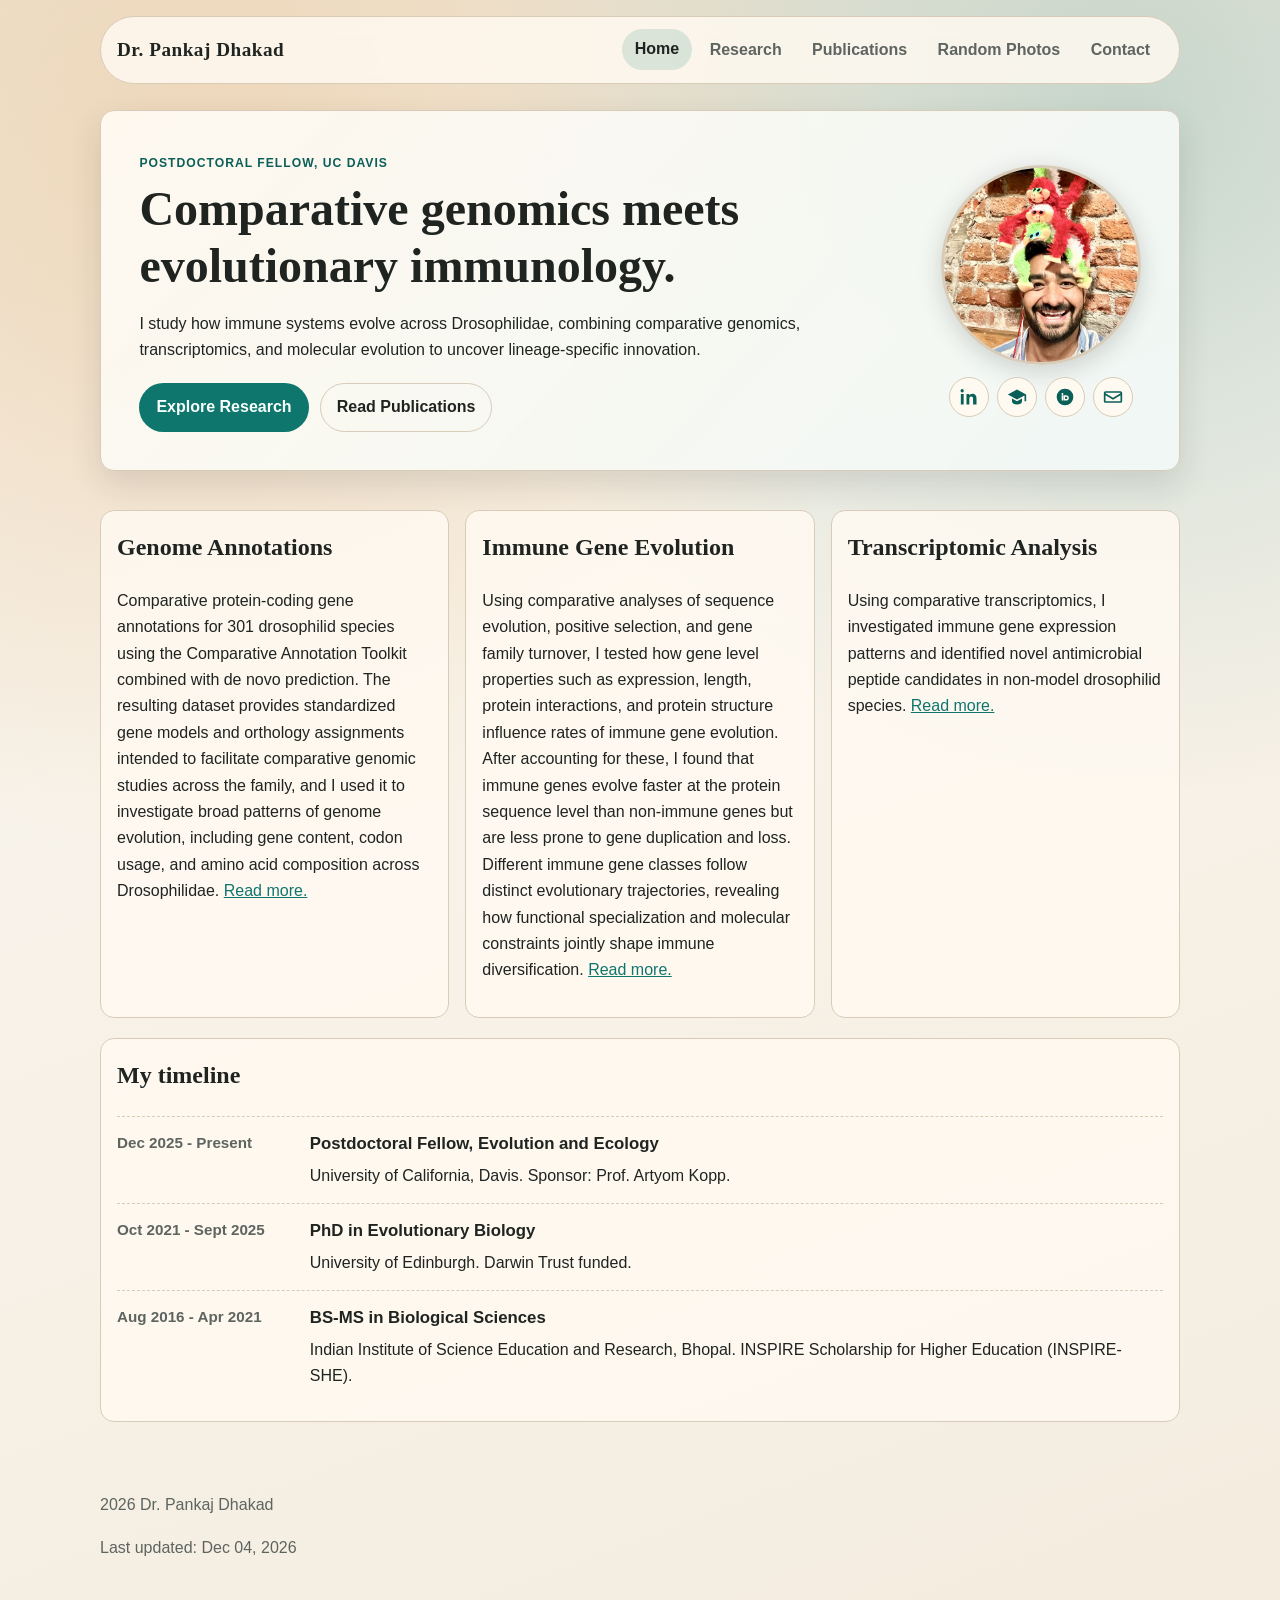
<file: index.html>
<!doctype html>
<html lang="en">
<head>
  <meta charset="UTF-8">
  <meta name="viewport" content="width=device-width, initial-scale=1.0">
  <meta name="description" content="Personal website of Dr. Pankaj Dhakad, Postdoctoral Fellow in Evolution and Ecology at UC Davis.">
  <title>Dr. Pankaj Dhakad | Home</title>
  <link rel="stylesheet" href="assets/css/styles.css">
  <script defer src="assets/js/main.js"></script>
</head>
<body>
  <header class="site-header">
    <a class="brand" href="index.html">Dr. Pankaj Dhakad</a>
    <button class="menu-toggle" aria-label="Toggle navigation" aria-expanded="false">Menu</button>
    <nav class="site-nav" aria-label="Main navigation">
      <a class="active" href="index.html">Home</a>
      <a href="research.html">Research</a>
      <a href="publications.html">Publications</a>
      <a href="photos.html">Random Photos</a>
      <a href="contact.html">Contact</a>
    </nav>
  </header>

  <main>
    <section class="hero reveal">
      <div class="hero-text">
        <p class="kicker">Postdoctoral Fellow, UC Davis</p>
        <h1>Comparative genomics meets evolutionary immunology.</h1>
        <p>
          I study how immune systems evolve across Drosophilidae, combining comparative genomics,
          transcriptomics, and molecular evolution to uncover lineage-specific innovation.
        </p>
        <div class="hero-actions">
          <a class="btn" href="research.html">Explore Research</a>
          <a class="btn btn-outline" href="publications.html">Read Publications</a>
        </div>
      </div>
      <div class="hero-photo">
        <img
          src="assets/profile.jpg"
          alt="Pankaj Dhakad"
          onerror="this.style.display='none'; this.nextElementSibling.style.display='flex';"
        >
        <div class="profile-placeholder" aria-hidden="true">PD</div>
        <div class="profile-links" aria-label="Academic and contact links">
          <a class="profile-link" href="https://www.linkedin.com/in/pankaj-dhakad-4a1095237" target="_blank" rel="noopener" aria-label="LinkedIn">
            <svg viewBox="0 0 24 24" aria-hidden="true">
              <path d="M5.6 8.4H2.2V21h3.4V8.4zm.2-3.9a2 2 0 1 0-4 0 2 2 0 0 0 4 0zM21 13.8c0-3.8-2-5.6-4.8-5.6-2.2 0-3.2 1.2-3.8 2.1V8.4H9V21h3.4v-6.2c0-1.7.3-3.3 2.4-3.3 2 0 2.1 1.9 2.1 3.4V21H21v-7.2z"/>
            </svg>
          </a>
          <a class="profile-link" href="https://scholar.google.com/citations?user=UvfK_doAAAAJ&hl=en" target="_blank" rel="noopener" aria-label="Google Scholar">
            <svg viewBox="0 0 24 24" aria-hidden="true">
              <path d="M12 3L1 9l11 6 9-4.9V17h2V9L12 3zm0 14l-6-3.3V17c0 2.6 2.7 4 6 4s6-1.4 6-4v-3.3L12 17z"/>
            </svg>
          </a>
          <a class="profile-link" href="https://orcid.org/0009-0009-5384-9861" target="_blank" rel="noopener" aria-label="ORCID">
            <svg viewBox="0 0 24 24" aria-hidden="true">
              <path d="M12 2a10 10 0 1 0 0 20 10 10 0 0 0 0-20zm-3.1 5.2a1.2 1.2 0 1 1 0 2.4 1.2 1.2 0 0 1 0-2.4zm1 9H8V10h1.9v6.2zm2.2 0h-1.8V10h2.8c2.2 0 3.5 1.2 3.5 3.1 0 2-1.3 3.1-3.6 3.1h-.9v-1.7h.8c1.3 0 1.9-.5 1.9-1.4 0-.8-.6-1.4-1.9-1.4h-.8v4.5z"/>
            </svg>
          </a>
          <a class="profile-link" href="mailto:pdhakad@ucdavis.edu" aria-label="Email">
            <svg viewBox="0 0 24 24" aria-hidden="true">
              <path d="M3 5h18a2 2 0 0 1 2 2v10a2 2 0 0 1-2 2H3a2 2 0 0 1-2-2V7a2 2 0 0 1 2-2zm0 2v.4l9 5.6 9-5.6V7H3zm18 10V9.8l-8.5 5.3a1 1 0 0 1-1 0L3 9.8V17h18z"/>
            </svg>
          </a>
        </div>
      </div>
    </section>

    <section class="grid-3 reveal">
      <article class="card">
        <h2>Genome Annotations</h2>
        <p>Comparative protein-coding gene annotations for 301 drosophilid species 
          using the Comparative Annotation Toolkit combined with de novo prediction. 
          The resulting dataset provides standardized gene models and orthology assignments intended to 
          facilitate comparative genomic studies across the family, and I used it to investigate broad patterns 
          of genome evolution, including gene content, codon usage, 
          and amino acid composition across Drosophilidae. <a href="https://doi.org/10.1371/journal.pbio.3003663">Read more.</a></p>
      </article>
      <article class="card">
        <h2>Immune Gene Evolution</h2>
        <p>Using comparative analyses of sequence evolution, positive selection, 
          and gene family turnover, I tested how gene level properties such as expression, 
          length, protein interactions, and protein structure influence rates of immune gene evolution. 
          After accounting for these, I found that immune genes evolve faster at the protein sequence level 
          than non-immune genes but are less prone to gene duplication and loss. Different immune gene 
          classes follow distinct evolutionary trajectories, revealing how functional specialization and 
          molecular constraints jointly shape immune diversification. <a href="https://doi.org/10.1093/gbe/evag034">Read more.</a></p>
      </article>
      <article class="card">
        <h2>Transcriptomic Analysis</h2>
        <p>Using comparative transcriptomics, I investigated immune gene expression patterns and 
          identified novel antimicrobial peptide candidates in non-model drosophilid species. 
          <a href="https://doi.org/10.1186/s12915-026-02535-5">Read more.</a></p>
      </article>
    </section>

    <section class="timeline reveal">
      <h2>My timeline</h2>
      <div class="timeline-item">
        <span>Dec 2025 - Present</span>
        <div>
          <h3>Postdoctoral Fellow, Evolution and Ecology</h3>
          <p>University of California, Davis. Sponsor: Prof. Artyom Kopp.</p>
        </div>
      </div>
      <div class="timeline-item">
        <span>Oct 2021 - Sept 2025</span>
        <div>
          <h3>PhD in Evolutionary Biology</h3>
          <p>University of Edinburgh. Darwin Trust funded.</p>
        </div>
      </div>
      <div class="timeline-item">
        <span>Aug 2016 - Apr 2021</span>
        <div>
          <h3>BS-MS in Biological Sciences</h3>
          <p>Indian Institute of Science Education and Research, Bhopal. 
            INSPIRE Scholarship for Higher Education (INSPIRE-SHE).</p>
        </div>
      </div>
    </section>
  </main>

  <footer class="site-footer">
    <p><span id="year"></span> Dr. Pankaj Dhakad</p>
    <p>Last updated: <span id="last-updated"></span></p>
  </footer>
</body>
</html>
</file>
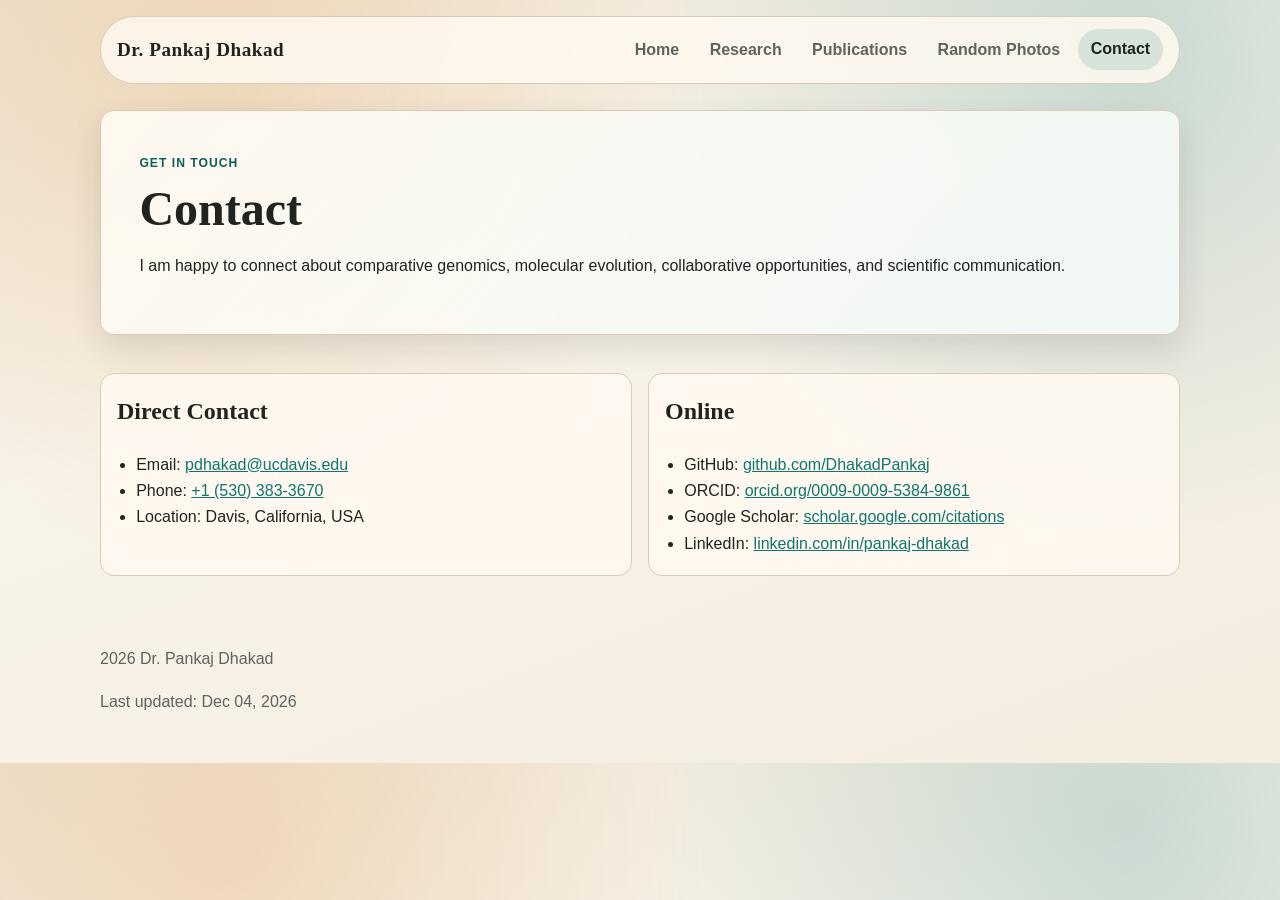
<file: contact.html>
<!doctype html>
<html lang="en">
<head>
  <meta charset="UTF-8">
  <meta name="viewport" content="width=device-width, initial-scale=1.0">
  <meta name="description" content="Contact information for Dr. Pankaj Dhakad.">
  <title>Dr. Pankaj Dhakad | Contact</title>
  <link rel="stylesheet" href="assets/css/styles.css">
  <script defer src="assets/js/main.js"></script>
</head>
<body>
  <header class="site-header">
    <a class="brand" href="index.html">Dr. Pankaj Dhakad</a>
    <button class="menu-toggle" aria-label="Toggle navigation" aria-expanded="false">Menu</button>
    <nav class="site-nav" aria-label="Main navigation">
      <a href="index.html">Home</a>
      <a href="research.html">Research</a>
      <a href="publications.html">Publications</a>
      <a href="photos.html">Random Photos</a>
      <a class="active" href="contact.html">Contact</a>
    </nav>
  </header>

  <main class="page-main">
    <section class="page-hero reveal">
      <p class="kicker">Get in Touch</p>
      <h1>Contact</h1>
      <p>
        I am happy to connect about comparative genomics, molecular evolution, collaborative
        opportunities, and scientific communication.
      </p>
    </section>

    <section class="split reveal">
      <article class="card">
        <h2>Direct Contact</h2>
        <ul class="contact-list">
          <li>Email: <a href="mailto:pdhakad@ucdavis.edu">pdhakad@ucdavis.edu</a></li>
          <li>Phone: <a href="tel:+15303833670">+1 (530) 383-3670</a></li>
          <li>Location: Davis, California, USA</li>
        </ul>
      </article>
      <article class="card">
        <h2>Online</h2>
        <ul class="contact-list">
          <li>GitHub: <a href="https://github.com/DhakadPankaj" target="_blank" rel="noopener">github.com/DhakadPankaj</a></li>
          <li>ORCID: <a href="https://orcid.org/0009-0009-5384-9861" target="_blank" rel="noopener">orcid.org/0009-0009-5384-9861</a></li>
          <li>Google Scholar: <a href="https://scholar.google.com/citations?user=UvfK_doAAAAJ&hl=en" target="_blank" rel="noopener">scholar.google.com/citations</a></li>
          <li>LinkedIn: <a href="https://www.linkedin.com/in/pankaj-dhakad-4a1095237" target="_blank" rel="noopener">linkedin.com/in/pankaj-dhakad</a></li>
        </ul>
      </article>
    </section>
  </main>

  <footer class="site-footer">
    <p><span id="year"></span> Dr. Pankaj Dhakad</p>
    <p>Last updated: <span id="last-updated"></span></p>
  </footer>
</body>
</html>
</file>
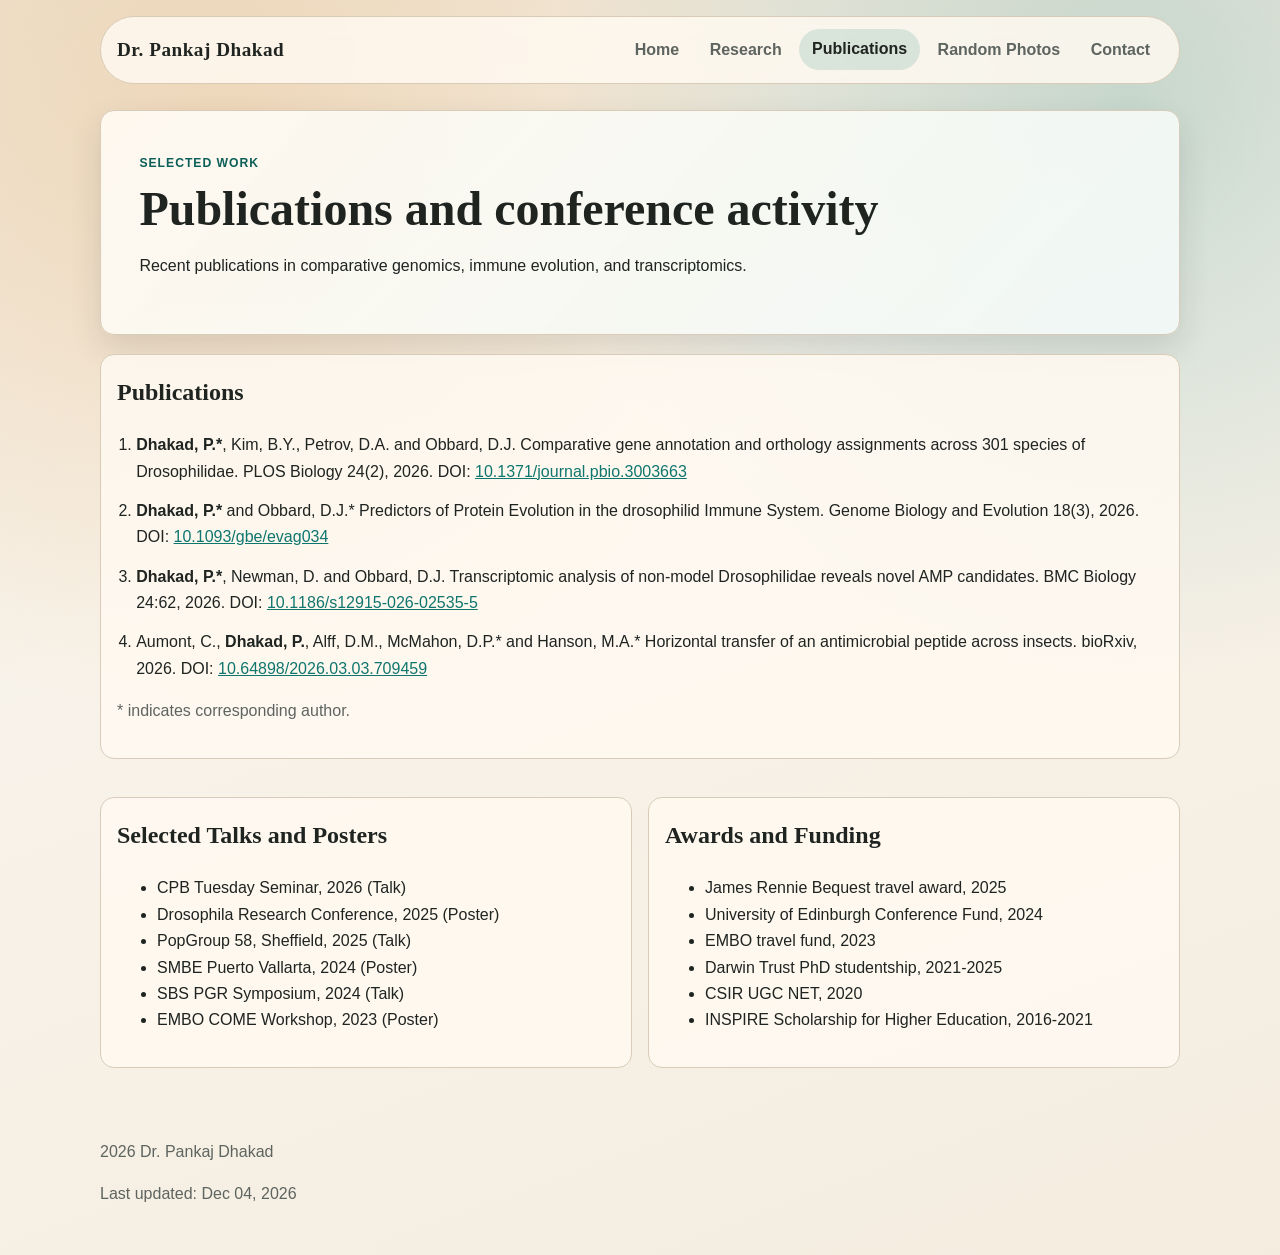
<file: publications.html>
<!doctype html>
<html lang="en">
<head>
  <meta charset="UTF-8">
  <meta name="viewport" content="width=device-width, initial-scale=1.0">
  <meta name="description" content="Publications and talks by Dr. Pankaj Dhakad.">
  <title>Dr. Pankaj Dhakad | Publications</title>
  <link rel="stylesheet" href="assets/css/styles.css">
  <script defer src="assets/js/main.js"></script>
</head>
<body>
  <header class="site-header">
    <a class="brand" href="index.html">Dr. Pankaj Dhakad</a>
    <button class="menu-toggle" aria-label="Toggle navigation" aria-expanded="false">Menu</button>
    <nav class="site-nav" aria-label="Main navigation">
      <a href="index.html">Home</a>
      <a href="research.html">Research</a>
      <a class="active" href="publications.html">Publications</a>
      <a href="photos.html">Random Photos</a>
      <a href="contact.html">Contact</a>
    </nav>
  </header>

  <main class="page-main">
    <section class="page-hero reveal">
      <p class="kicker">Selected Work</p>
      <h1>Publications and conference activity</h1>
      <p>Recent publications in comparative genomics, immune evolution, and transcriptomics.</p>
    </section>

    <section class="card reveal">
      <h2>Publications</h2>
      <ol class="pub-list">
        <li>
          <strong>Dhakad, P.*</strong>, Kim, B.Y., Petrov, D.A. and Obbard, D.J. Comparative gene annotation and
          orthology assignments across 301 species of Drosophilidae. PLOS Biology 24(2), 2026. DOI: <a href="https://doi.org/10.1371/journal.pbio.3003663" target="_blank" rel="noopener">10.1371/journal.pbio.3003663</a>
        </li>
        <li>
          <strong>Dhakad, P.*</strong> and Obbard, D.J.* Predictors of Protein Evolution in the drosophilid
          Immune System. Genome Biology and Evolution 18(3), 2026. DOI: <a href="https://doi.org/10.1093/gbe/evag034" target="_blank" rel="noopener">10.1093/gbe/evag034</a>
        </li>
        <li>
          <strong>Dhakad, P.*</strong>, Newman, D. and Obbard, D.J. Transcriptomic analysis of non-model
          Drosophilidae reveals novel AMP candidates. BMC Biology 24:62, 2026. DOI: <a href="https://doi.org/10.1186/s12915-026-02535-5" target="_blank" rel="noopener">10.1186/s12915-026-02535-5</a>
        </li>
        <li>
          Aumont, C., <strong>Dhakad, P.</strong>, Alff, D.M., McMahon, D.P.* and Hanson, M.A.* Horizontal
          transfer of an antimicrobial peptide across insects. bioRxiv, 2026. DOI: <a href="https://doi.org/10.64898/2026.03.03.709459" target="_blank" rel="noopener">10.64898/2026.03.03.709459</a>
        </li>
      </ol>
      <p class="muted">* indicates corresponding author.</p>
    </section>

    <section class="split reveal">
      <article class="card">
        <h2>Selected Talks and Posters</h2>
        <ul>
          <li>CPB Tuesday Seminar, 2026 (Talk)</li>
          <li>Drosophila Research Conference, 2025 (Poster)</li>
          <li>PopGroup 58, Sheffield, 2025 (Talk)</li>
          <li>SMBE Puerto Vallarta, 2024 (Poster)</li>
          <li>SBS PGR Symposium, 2024 (Talk)</li>
          <li>EMBO COME Workshop, 2023 (Poster)</li>
        </ul>
      </article>
      <article class="card">
        <h2>Awards and Funding</h2>
        <ul>
          <li>James Rennie Bequest travel award, 2025</li>
          <li>University of Edinburgh Conference Fund, 2024</li>
          <li>EMBO travel fund, 2023</li>
          <li>Darwin Trust PhD studentship, 2021-2025</li>
          <li>CSIR UGC NET, 2020</li>
          <li>INSPIRE Scholarship for Higher Education, 2016-2021</li>
        </ul>
      </article>
    </section>
  </main>

  <footer class="site-footer">
    <p><span id="year"></span> Dr. Pankaj Dhakad</p>
    <p>Last updated: <span id="last-updated"></span></p>
  </footer>
</body>
</html>
</file>
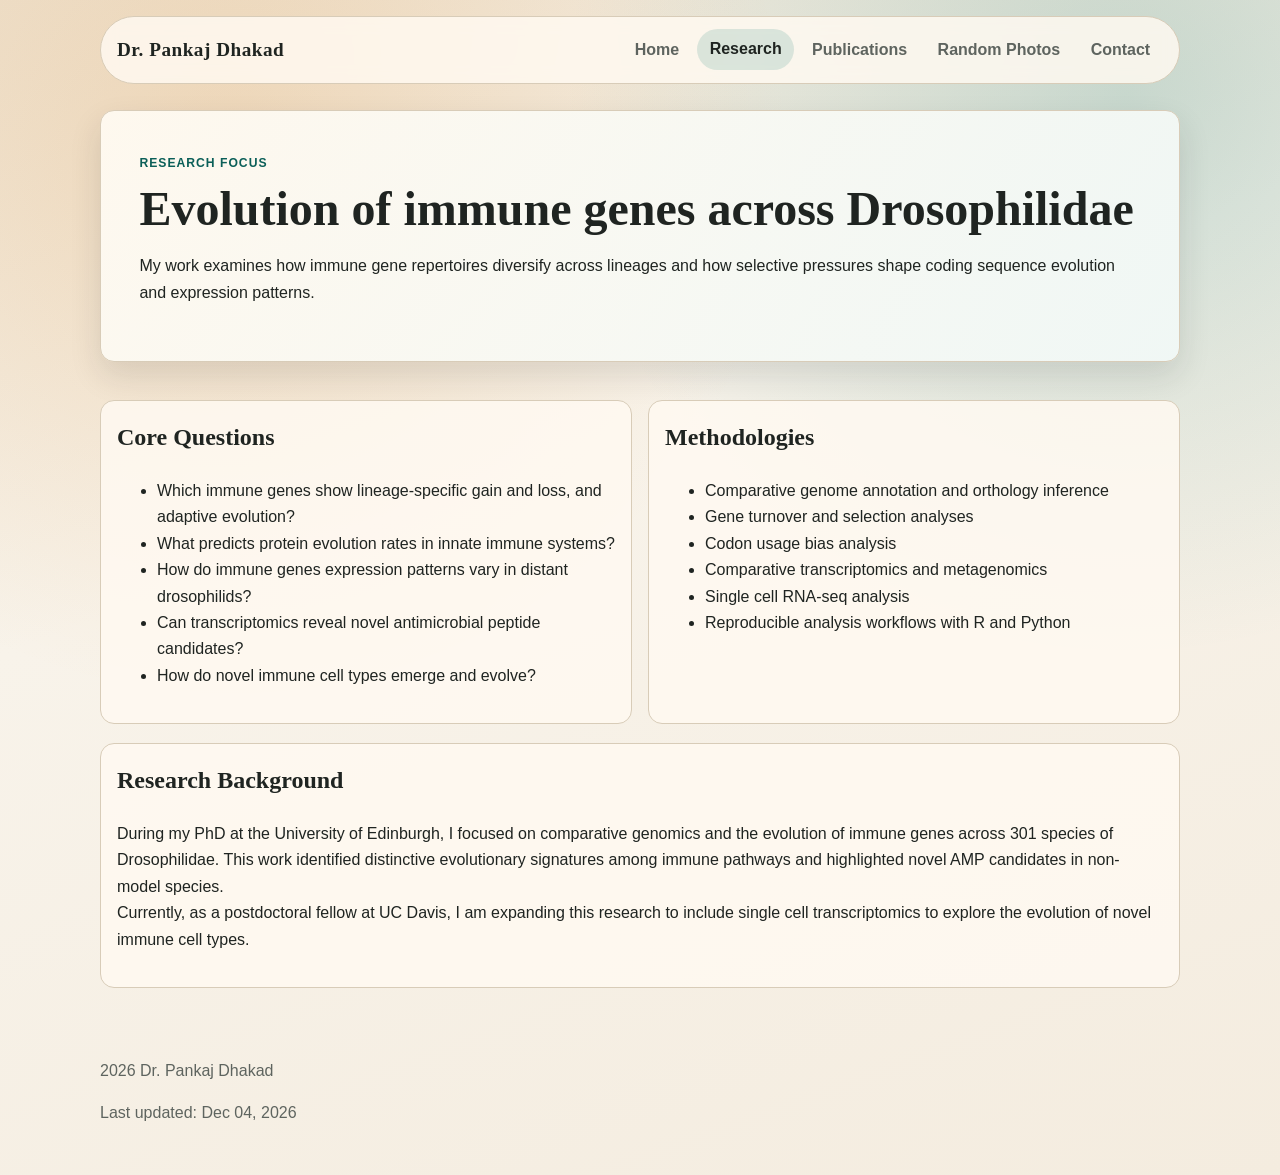
<file: research.html>
<!doctype html>
<html lang="en">
<head>
  <meta charset="UTF-8">
  <meta name="viewport" content="width=device-width, initial-scale=1.0">
  <meta name="description" content="Research by Dr. Pankaj Dhakad on comparative genomics and immune evolution in Drosophila.">
  <title>Dr. Pankaj Dhakad | Research</title>
  <link rel="stylesheet" href="assets/css/styles.css">
  <script defer src="assets/js/main.js"></script>
</head>
<body>
  <header class="site-header">
    <a class="brand" href="index.html">Dr. Pankaj Dhakad</a>
    <button class="menu-toggle" aria-label="Toggle navigation" aria-expanded="false">Menu</button>
    <nav class="site-nav" aria-label="Main navigation">
      <a href="index.html">Home</a>
      <a class="active" href="research.html">Research</a>
      <a href="publications.html">Publications</a>
      <a href="photos.html">Random Photos</a>
      <a href="contact.html">Contact</a>
    </nav>
  </header>

  <main class="page-main">
    <section class="page-hero reveal">
      <p class="kicker">Research Focus</p>
      <h1>Evolution of immune genes across Drosophilidae</h1>
      <p>
        My work examines how immune gene repertoires diversify across lineages and how
        selective pressures shape coding sequence evolution and expression patterns.
      </p>
    </section>

    <section class="split reveal">
      <article class="card">
        <h2>Core Questions</h2>
        <ul>
          <li>Which immune genes show lineage-specific gain and loss, and adaptive evolution?</li>
          <li>What predicts protein evolution rates in innate immune systems?</li>
          <li>How do immune genes expression patterns vary in distant drosophilids?</li>
          <li>Can transcriptomics reveal novel antimicrobial peptide candidates?</li>
          <li>How do novel immune cell types emerge and evolve?</li>
        </ul>
      </article>
      <article class="card">
        <h2>Methodologies</h2>
        <ul>
          <li>Comparative genome annotation and orthology inference</li>
          <li>Gene turnover and selection analyses</li>
          <li>Codon usage bias analysis</li>
          <li>Comparative transcriptomics and metagenomics</li>
          <li>Single cell RNA-seq analysis</li>
          <li>Reproducible analysis workflows with R and Python</li>
        </ul>
      </article>
    </section>

    <section class="card reveal">
      <h2>Research Background</h2>
      <p>
        During my PhD at the University of Edinburgh, I focused on comparative genomics and the
        evolution of immune genes across 301 species of Drosophilidae. This work identified
        distinctive evolutionary signatures among immune pathways and highlighted novel AMP
        candidates in non-model species.<br>
        Currently, as a postdoctoral fellow at UC Davis, I am expanding this research to include
        single cell transcriptomics to explore the evolution of novel immune cell types.
      </p>
    </section>
  </main>

  <footer class="site-footer">
    <p><span id="year"></span> Dr. Pankaj Dhakad</p>
    <p>Last updated: <span id="last-updated"></span></p>
  </footer>
</body>
</html>
</file>
<file: assets/css/styles.css>
:root {
  --bg: #f5efe6;
  --paper: #fffaf1;
  --ink: #1f2421;
  --muted: #5e645f;
  --accent: #0f766e;
  --accent-2: #d97706;
  --line: #d8ccb8;
  --radius: 14px;
  --shadow: 0 14px 32px rgba(31, 36, 33, 0.12);
}

* {
  box-sizing: border-box;
}

body {
  margin: 0;
  font-family: "Trebuchet MS", "Gill Sans", "Lucida Sans", sans-serif;
  color: var(--ink);
  background:
    radial-gradient(circle at 18% 12%, rgba(217, 119, 6, 0.16), transparent 38%),
    radial-gradient(circle at 88% 8%, rgba(15, 118, 110, 0.2), transparent 36%),
    linear-gradient(160deg, #efe5d5, #f8f3ea 40%, #f4ecdf 100%);
  line-height: 1.65;
}

a {
  color: var(--accent);
}

.site-header,
main,
.site-footer {
  width: min(1080px, 92vw);
  margin: 0 auto;
}

.site-header {
  position: sticky;
  top: 0;
  z-index: 30;
  margin-top: 1rem;
  margin-bottom: 1.6rem;
  display: flex;
  align-items: center;
  justify-content: space-between;
  gap: 1rem;
  padding: 0.8rem 1rem;
  border: 1px solid var(--line);
  border-radius: 999px;
  backdrop-filter: blur(8px);
  background: rgba(255, 250, 241, 0.84);
}

.brand {
  text-decoration: none;
  font-family: "Palatino Linotype", "Book Antiqua", Garamond, serif;
  font-size: 1.2rem;
  letter-spacing: 0.5px;
  color: var(--ink);
  font-weight: 700;
}

.site-nav {
  display: flex;
  align-items: center;
  gap: 0.3rem;
}

.site-nav a {
  text-decoration: none;
  color: var(--muted);
  font-weight: 600;
  padding: 0.45rem 0.8rem;
  border-radius: 999px;
  transition: background-color 0.2s ease, color 0.2s ease, transform 0.2s ease;
}

.site-nav a:hover,
.site-nav a.active {
  color: var(--ink);
  background: rgba(15, 118, 110, 0.14);
  transform: translateY(-1px);
}

.menu-toggle {
  display: none;
  border: 1px solid var(--line);
  border-radius: 999px;
  padding: 0.45rem 0.8rem;
  background: var(--paper);
  color: var(--ink);
  font-weight: 700;
}

main {
  padding-bottom: 2rem;
}

.hero,
.page-hero {
  padding: clamp(1.6rem, 3vw, 2.4rem);
  border-radius: var(--radius);
  border: 1px solid var(--line);
  background: linear-gradient(132deg, rgba(255, 250, 241, 0.95), rgba(241, 248, 246, 0.96));
  box-shadow: var(--shadow);
}

.hero {
  display: flex;
  align-items: center;
  gap: 2rem;
}

.hero-text {
  flex: 1 1 0;
  min-width: 0;
}

.hero-photo {
  flex: 0 0 auto;
  display: flex;
  flex-direction: column;
  align-items: center;
  gap: 0.75rem;
}

.hero-photo img {
  width: 200px;
  height: 200px;
  border-radius: 50%;
  object-fit: cover;
  border: 3px solid var(--line);
  box-shadow: 0 6px 24px rgba(31,36,33,0.18);
  display: block;
}

.profile-placeholder {
  display: none;
  width: 200px;
  height: 200px;
  border-radius: 50%;
  background: linear-gradient(135deg, var(--accent), #0a4d47);
  color: #f8fffd;
  font-size: 2.8rem;
  font-family: "Palatino Linotype", "Book Antiqua", Garamond, serif;
  font-weight: 700;
  align-items: center;
  justify-content: center;
  border: 3px solid var(--line);
  box-shadow: 0 6px 24px rgba(31,36,33,0.18);
}

.profile-links {
  display: flex;
  gap: 0.5rem;
}

.profile-link {
  width: 40px;
  height: 40px;
  border-radius: 50%;
  border: 1px solid var(--line);
  background: rgba(255, 250, 241, 0.96);
  color: #0a5f58;
  display: inline-flex;
  align-items: center;
  justify-content: center;
  transition: transform 0.2s ease, background-color 0.2s ease, color 0.2s ease;
}

.profile-link:hover {
  transform: translateY(-2px);
  background: var(--accent);
  color: #f8fffd;
}

.profile-link svg {
  width: 20px;
  height: 20px;
  fill: currentColor;
}

@media (max-width: 660px) {
  .hero {
    flex-direction: column-reverse;
    align-items: flex-start;
  }

  .hero-photo img,
  .profile-placeholder {
    width: 140px;
    height: 140px;
  }
}

.hero h1,
.page-hero h1 {
  margin-top: 0.25rem;
  margin-bottom: 0.6rem;
  font-size: clamp(1.8rem, 4.2vw, 3rem);
  line-height: 1.2;
  font-family: "Palatino Linotype", "Book Antiqua", Garamond, serif;
}

.kicker {
  display: inline-block;
  margin: 0;
  font-weight: 700;
  letter-spacing: 1px;
  text-transform: uppercase;
  font-size: 0.76rem;
  color: #0b5f58;
}

.hero-actions {
  margin-top: 1.2rem;
  display: flex;
  gap: 0.7rem;
  flex-wrap: wrap;
}

.btn {
  text-decoration: none;
  background: var(--accent);
  color: #f8fffd;
  padding: 0.65rem 1rem;
  border-radius: 999px;
  font-weight: 700;
  border: 1px solid transparent;
}

.btn:hover {
  background: #0b615a;
}

.btn-outline {
  background: transparent;
  color: var(--ink);
  border-color: var(--line);
}

.btn-outline:hover {
  background: #ede7dd;
}

.grid-3,
.split {
  display: grid;
  gap: 1rem;
  margin-top: 1.2rem;
}

.grid-3 {
  grid-template-columns: repeat(3, minmax(0, 1fr));
}

.split {
  grid-template-columns: repeat(2, minmax(0, 1fr));
}

.card,
.timeline {
  margin-top: 1.2rem;
  border-radius: var(--radius);
  border: 1px solid var(--line);
  background: rgba(255, 250, 241, 0.86);
  padding: 1.1rem 1rem;
}

.card h2,
.timeline h2 {
  margin-top: 0;
  font-family: "Palatino Linotype", "Book Antiqua", Garamond, serif;
}

.timeline-item {
  display: grid;
  grid-template-columns: 180px 1fr;
  gap: 0.8rem;
  padding: 0.85rem 0;
  border-top: 1px dashed var(--line);
}

.timeline-item span {
  color: var(--muted);
  font-size: 0.95rem;
  font-weight: 700;
}

.timeline-item h3 {
  margin: 0;
  font-size: 1.05rem;
}

.timeline-item p {
  margin-top: 0.3rem;
  margin-bottom: 0;
}

.pub-list {
  padding-left: 1.2rem;
}

.pub-list li {
  margin-bottom: 0.8rem;
}

.muted {
  color: var(--muted);
}

.photo-controls {
  margin-top: 1rem;
  display: inline-flex;
  align-items: center;
  gap: 0.45rem;
  padding: 0.3rem;
  border: 1px solid var(--line);
  border-radius: 999px;
  background: rgba(255, 250, 241, 0.85);
}

.pill-btn {
  border: 1px solid transparent;
  background: transparent;
  color: var(--muted);
  font-weight: 700;
  padding: 0.42rem 0.8rem;
  border-radius: 999px;
  cursor: pointer;
}

.pill-btn:hover {
  color: var(--ink);
  background: rgba(15, 118, 110, 0.08);
}

.pill-btn.active {
  color: #f8fffd;
  background: var(--accent);
}

.photo-grid {
  margin-top: 1.2rem;
  display: grid;
  gap: 1rem;
  grid-template-columns: repeat(3, minmax(0, 1fr));
}

.photo-tile {
  margin: 0;
  border: 1px solid var(--line);
  border-radius: 12px;
  overflow: hidden;
  background: var(--paper);
  cursor: zoom-in;
}

.photo-tile img {
  width: 100%;
  aspect-ratio: 4 / 3;
  object-fit: cover;
  background: linear-gradient(135deg, #ecdcc6, #d8ecdf, #e9cfb6);
  display: block;
}

.photo-tile figcaption {
  padding: 0.55rem 0.7rem;
  font-size: 0.92rem;
  color: var(--muted);
}

.lightbox {
  position: fixed;
  inset: 0;
  z-index: 50;
  display: none;
  align-items: center;
  justify-content: center;
  gap: 1rem;
  padding: 2rem 1rem;
  background: rgba(12, 15, 16, 0.86);
}

.lightbox.open {
  display: flex;
}

.lightbox-figure {
  margin: 0;
  width: min(980px, 86vw);
}

.lightbox-figure img {
  width: 100%;
  max-height: 78vh;
  object-fit: contain;
  border-radius: 12px;
  border: 1px solid rgba(255, 255, 255, 0.26);
  background: rgba(19, 27, 29, 0.75);
}

.lightbox-figure figcaption {
  color: #eef4f4;
  margin-top: 0.65rem;
  text-align: center;
}

.lightbox-close,
.lightbox-nav {
  border: 1px solid rgba(255, 255, 255, 0.35);
  background: rgba(255, 255, 255, 0.12);
  color: #fff;
  font-weight: 700;
  padding: 0.5rem 0.85rem;
  border-radius: 999px;
  cursor: pointer;
}

.lightbox-close {
  position: absolute;
  top: 1rem;
  right: 1rem;
}

.contact-list {
  margin: 0;
  padding-left: 1.2rem;
}

.site-footer {
  padding: 1.4rem 0 2rem;
  color: var(--muted);
}

.reveal {
  opacity: 0;
  transform: translateY(18px);
  transition: opacity 0.6s ease, transform 0.6s ease;
}

.reveal.visible {
  opacity: 1;
  transform: translateY(0);
}

@media (max-width: 860px) {
  .grid-3,
  .split,
  .photo-grid {
    grid-template-columns: 1fr;
  }

  .lightbox {
    gap: 0.5rem;
  }

  .lightbox-nav {
    position: absolute;
    bottom: 1rem;
  }

  .lightbox-prev {
    left: 1rem;
  }

  .lightbox-next {
    right: 1rem;
  }

  .timeline-item {
    grid-template-columns: 1fr;
  }
}

@media (max-width: 760px) {
  .menu-toggle {
    display: inline-flex;
  }

  .site-nav {
    position: absolute;
    top: calc(100% + 0.5rem);
    right: 0;
    width: min(260px, 88vw);
    display: none;
    flex-direction: column;
    align-items: stretch;
    padding: 0.5rem;
    border-radius: 14px;
    border: 1px solid var(--line);
    background: rgba(255, 250, 241, 0.98);
    box-shadow: var(--shadow);
  }

  .site-nav.open {
    display: flex;
  }

  .site-nav a {
    border-radius: 10px;
  }
}
</file>
